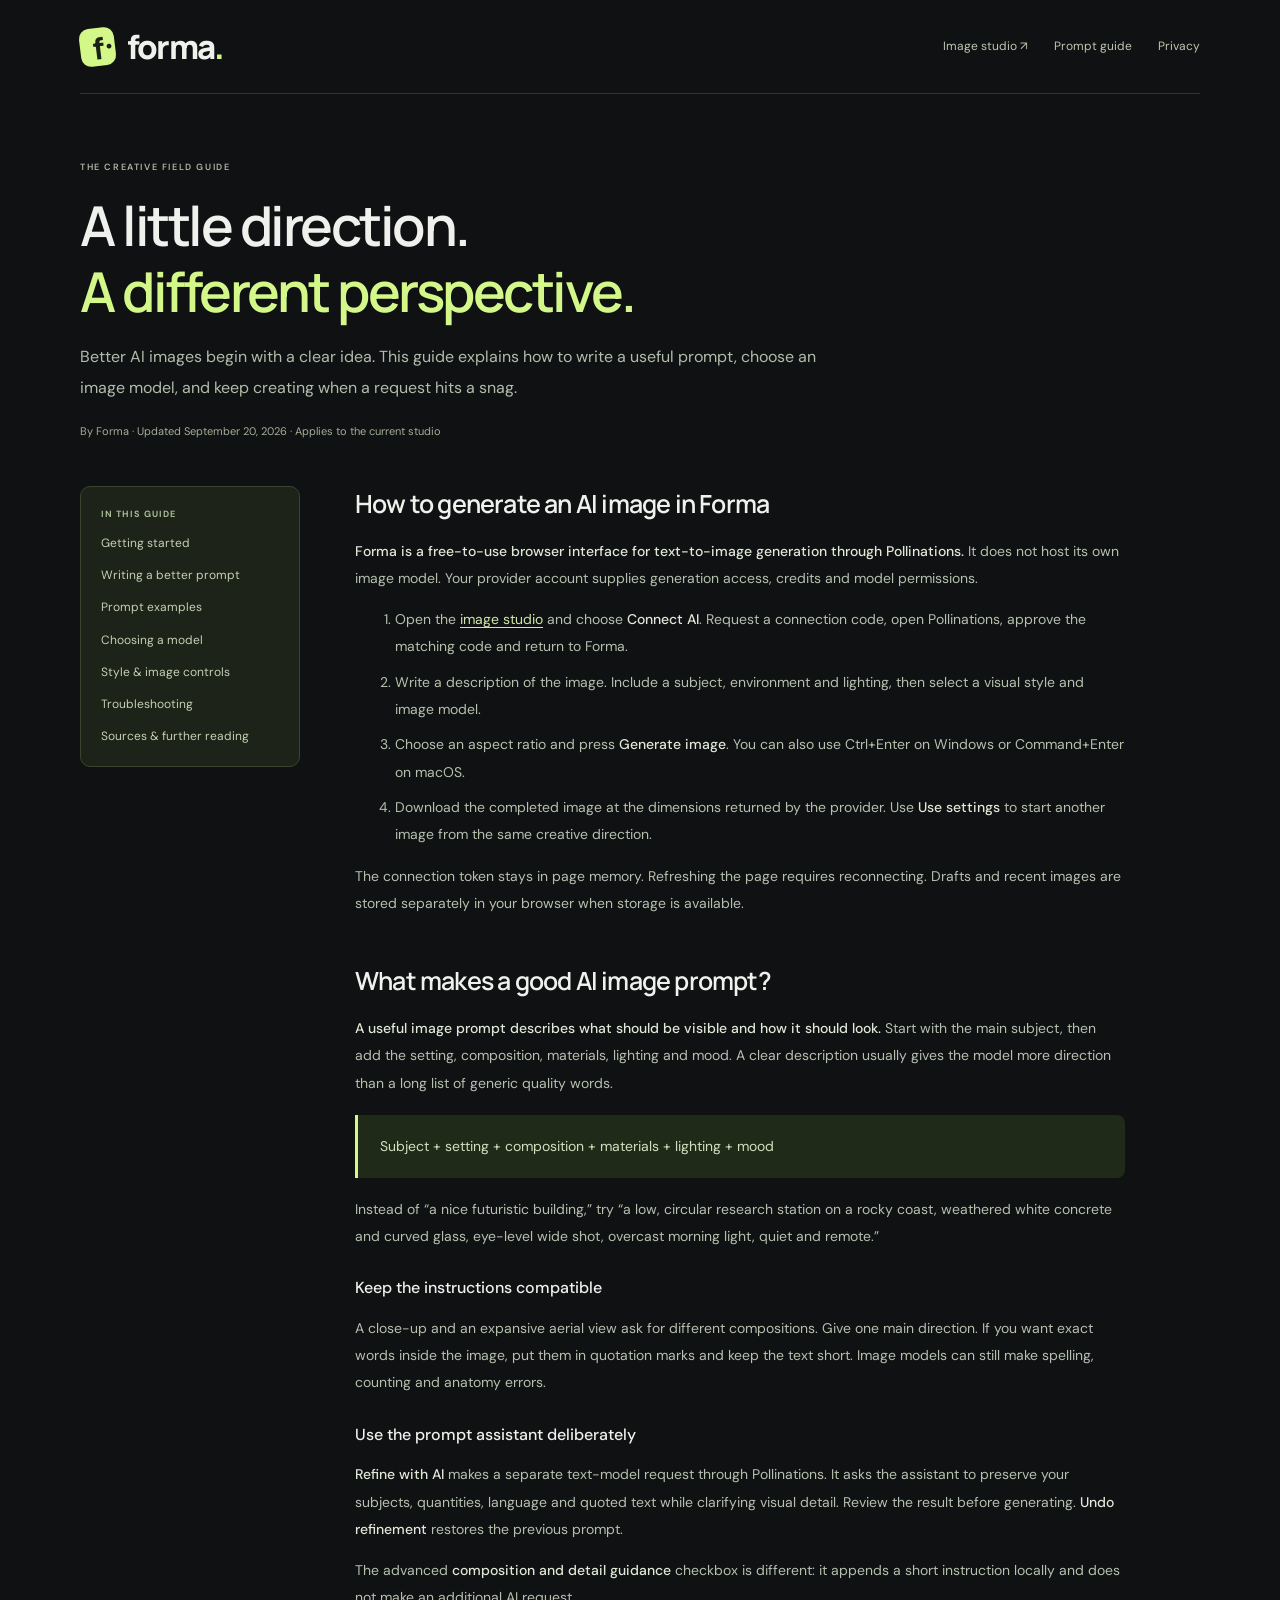
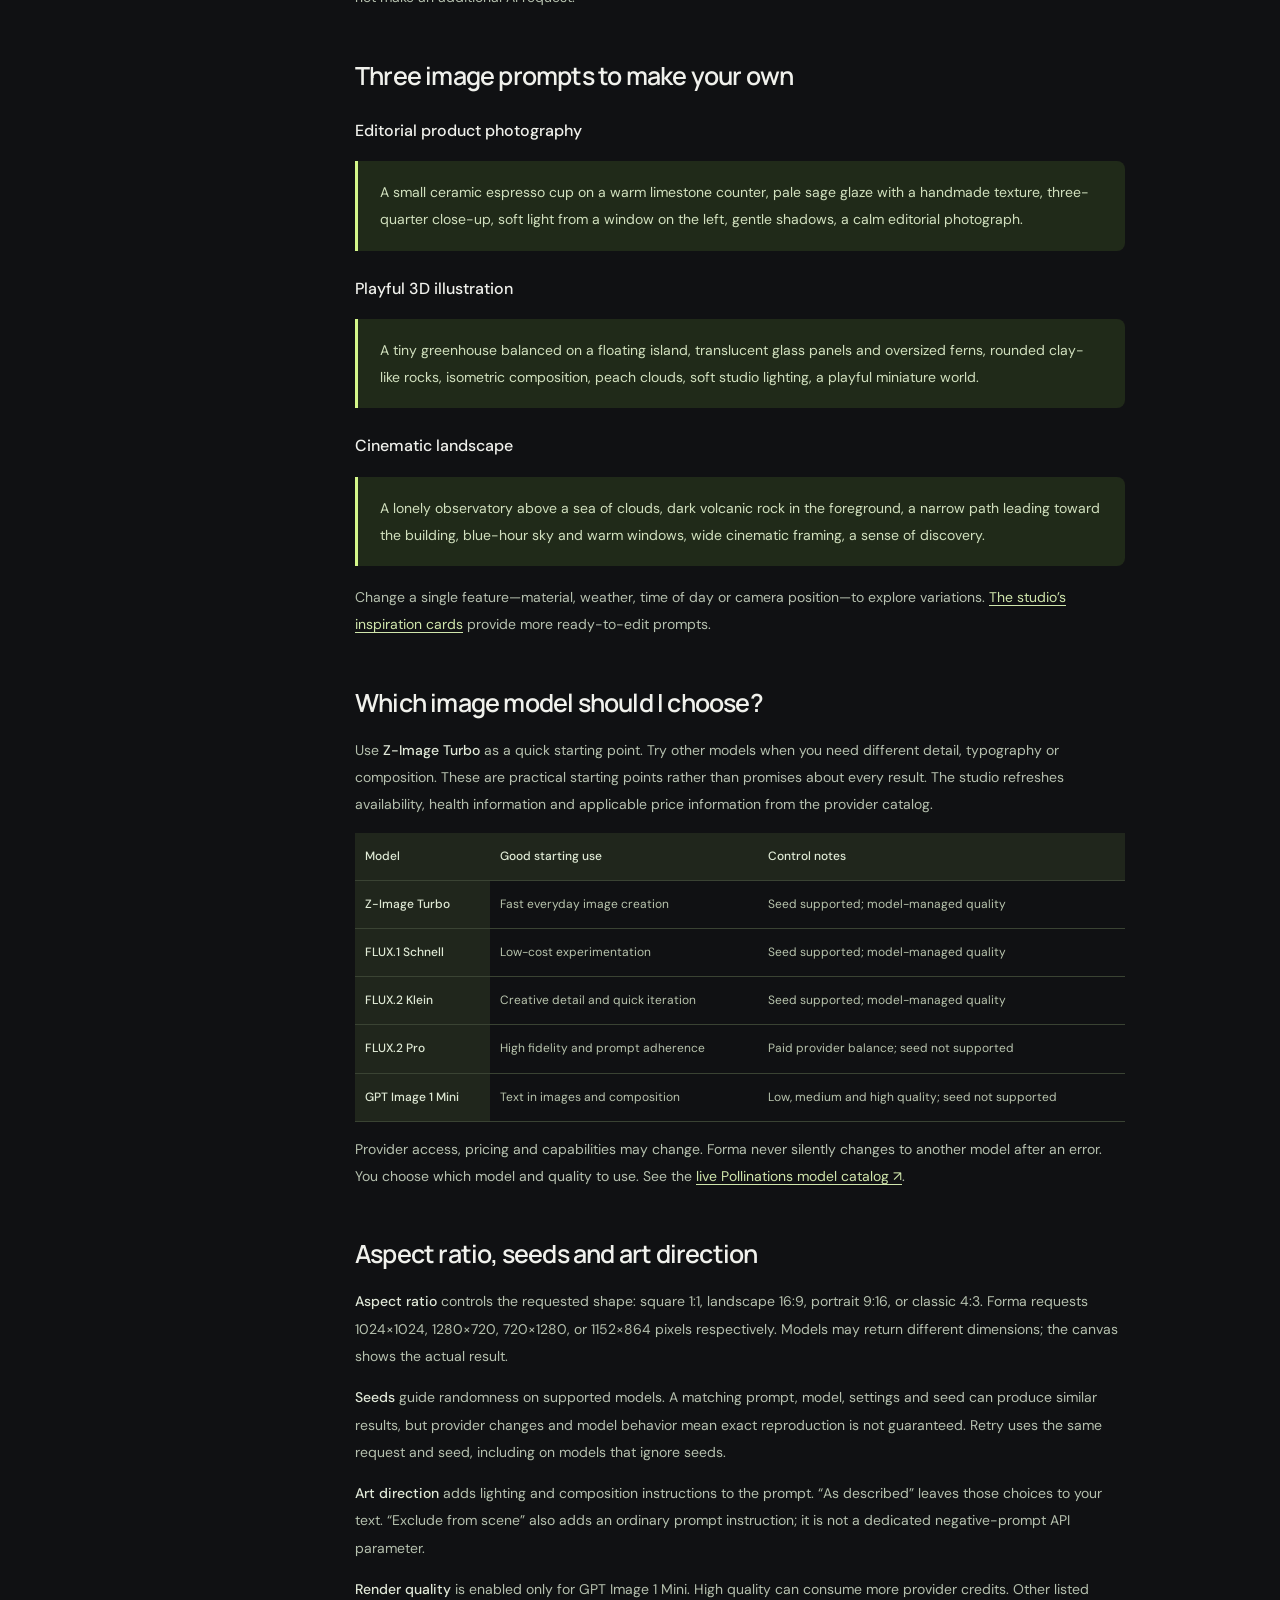
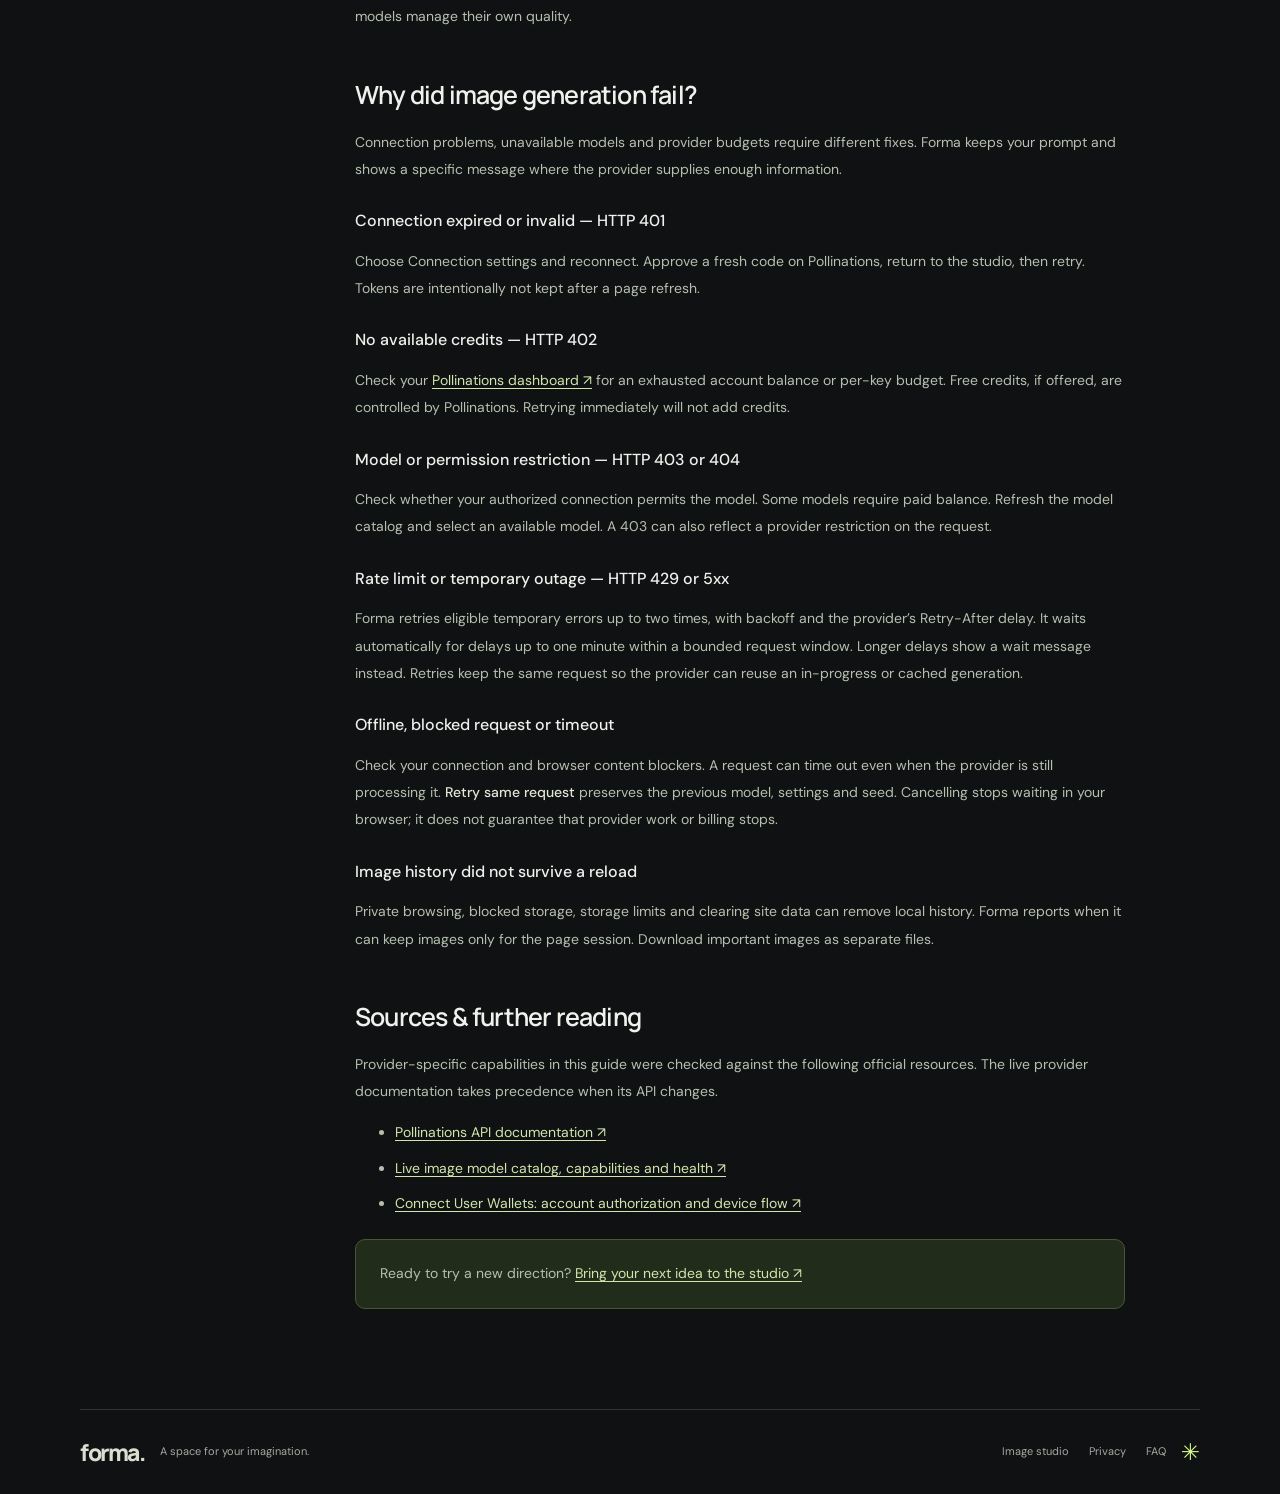
<file: guide.html>
<!DOCTYPE html>
<html lang="en">
<head>
  <meta charset="UTF-8">
  <meta name="viewport" content="width=device-width, initial-scale=1">
  <meta name="theme-color" content="#101113">
  <meta name="color-scheme" content="dark">
  <meta name="referrer" content="no-referrer">
  <title>AI Image Prompt Guide: Models, Examples & Help — Forma</title>
  <meta name="description" content="Write better AI image prompts with practical examples. Compare Forma’s image models, learn lighting and seed controls, and troubleshoot generation errors.">
  <meta name="robots" content="index, follow, max-image-preview:large, max-snippet:-1">
  <link rel="canonical" href="guide.html">
  <meta property="og:type" content="article">
  <meta property="og:site_name" content="Forma">
  <meta property="og:locale" content="en_US">
  <meta property="og:title" content="A little creative direction. Better AI images.">
  <meta property="og:description" content="A practical guide to image prompts, styles, model selection and fixing generation errors in Forma.">
  <meta name="twitter:card" content="summary_large_image">
  <meta name="twitter:title" content="AI Image Prompt Guide — Forma">
  <meta name="twitter:description" content="Learn how to describe a scene, choose an image model and explore better results with Forma.">
  <link rel="icon" href="data:image/svg+xml,%3Csvg xmlns='http://www.w3.org/2000/svg' viewBox='0 0 64 64'%3E%3Crect width='64' height='64' rx='16' fill='%23d4f78a'/%3E%3Ctext x='20' y='49' font-family='Arial' font-weight='bold' font-size='52' fill='%23101113'%3Ef%3C/text%3E%3C/svg%3E">
  <link rel="preconnect" href="https://fonts.googleapis.com">
  <link rel="preconnect" href="https://fonts.gstatic.com" crossorigin>
  <link href="https://fonts.googleapis.com/css2?family=DM+Sans:wght@400;500;600;700&family=Manrope:wght@500;600;700;800&display=swap" rel="stylesheet">
  <link rel="stylesheet" href="style.css">
  <script src="site-config.js" defer></script>
  <script src="discovery.js" defer></script>
  <script id="structured-data" type="application/ld+json">
  {"@context":"https://schema.org","@type":"Article","@id":"#guide","headline":"AI image prompt guide: models, examples and troubleshooting","description":"A practical guide to writing image prompts and choosing generation settings in Forma.","inLanguage":"en","dateModified":"2026-09-20","author":{"@type":"Organization","name":"Forma"},"about":[{"@type":"Thing","name":"Text-to-image generation"},{"@type":"Thing","name":"Image prompting"}]}
  </script>
</head>
<body>
  <a class="skip-link" href="#content">Skip to prompt guide</a>
  <div class="content-shell">
    <header class="site-header"><a class="brand" href="./" aria-label="Forma home"><span class="brand-mark" aria-hidden="true">f<span>·</span></span><span>forma<span class="brand-period">.</span></span></a><nav aria-label="Main navigation"><a href="./#studio">Image studio ↗</a><a href="guide.html" aria-current="page">Prompt guide</a><a href="privacy.html">Privacy</a></nav></header>
    <main id="content" class="document-main">
      <div class="document-hero"><p class="eyebrow">THE CREATIVE FIELD GUIDE</p><h1>A little direction.<br><span>A different perspective.</span></h1><p>Better AI images begin with a clear idea. This guide explains how to write a useful prompt, choose an image model, and keep creating when a request hits a snag.</p><span class="document-meta">By Forma · Updated <time datetime="2026-09-20">September 20, 2026</time> · Applies to the current studio</span></div>
      <div class="document-grid">
        <nav class="toc" aria-label="On this page"><strong>IN THIS GUIDE</strong><a href="#getting-started">Getting started</a><a href="#prompts">Writing a better prompt</a><a href="#examples">Prompt examples</a><a href="#models">Choosing a model</a><a href="#controls">Style & image controls</a><a href="#troubleshooting">Troubleshooting</a><a href="#sources">Sources & further reading</a></nav>
        <article class="prose">
          <section id="getting-started"><h2>How to generate an AI image in Forma</h2><p><strong>Forma is a free-to-use browser interface for text-to-image generation through Pollinations.</strong> It does not host its own image model. Your provider account supplies generation access, credits and model permissions.</p><ol><li>Open the <a href="./#studio">image studio</a> and choose <strong>Connect AI</strong>. Request a connection code, open Pollinations, approve the matching code and return to Forma.</li><li>Write a description of the image. Include a subject, environment and lighting, then select a visual style and image model.</li><li>Choose an aspect ratio and press <strong>Generate image</strong>. You can also use Ctrl+Enter on Windows or Command+Enter on macOS.</li><li>Download the completed image at the dimensions returned by the provider. Use <strong>Use settings</strong> to start another image from the same creative direction.</li></ol><p>The connection token stays in page memory. Refreshing the page requires reconnecting. Drafts and recent images are stored separately in your browser when storage is available.</p></section>
          <section id="prompts"><h2>What makes a good AI image prompt?</h2><p><strong>A useful image prompt describes what should be visible and how it should look.</strong> Start with the main subject, then add the setting, composition, materials, lighting and mood. A clear description usually gives the model more direction than a long list of generic quality words.</p><blockquote>Subject + setting + composition + materials + lighting + mood</blockquote><p>Instead of “a nice futuristic building,” try “a low, circular research station on a rocky coast, weathered white concrete and curved glass, eye-level wide shot, overcast morning light, quiet and remote.”</p><h3>Keep the instructions compatible</h3><p>A close-up and an expansive aerial view ask for different compositions. Give one main direction. If you want exact words inside the image, put them in quotation marks and keep the text short. Image models can still make spelling, counting and anatomy errors.</p><h3>Use the prompt assistant deliberately</h3><p><strong>Refine with AI</strong> makes a separate text-model request through Pollinations. It asks the assistant to preserve your subjects, quantities, language and quoted text while clarifying visual detail. Review the result before generating. <strong>Undo refinement</strong> restores the previous prompt.</p><p>The advanced <strong>composition and detail guidance</strong> checkbox is different: it appends a short instruction locally and does not make an additional AI request.</p></section>
          <section id="examples"><h2>Three image prompts to make your own</h2><h3>Editorial product photography</h3><blockquote>A small ceramic espresso cup on a warm limestone counter, pale sage glaze with a handmade texture, three-quarter close-up, soft light from a window on the left, gentle shadows, a calm editorial photograph.</blockquote><h3>Playful 3D illustration</h3><blockquote>A tiny greenhouse balanced on a floating island, translucent glass panels and oversized ferns, rounded clay-like rocks, isometric composition, peach clouds, soft studio lighting, a playful miniature world.</blockquote><h3>Cinematic landscape</h3><blockquote>A lonely observatory above a sea of clouds, dark volcanic rock in the foreground, a narrow path leading toward the building, blue-hour sky and warm windows, wide cinematic framing, a sense of discovery.</blockquote><p>Change a single feature—material, weather, time of day or camera position—to explore variations. <a href="./#inspiration">The studio’s inspiration cards</a> provide more ready-to-edit prompts.</p></section>
          <section id="models"><h2>Which image model should I choose?</h2><p>Use <strong>Z-Image Turbo</strong> as a quick starting point. Try other models when you need different detail, typography or composition. These are practical starting points rather than promises about every result. The studio refreshes availability, health information and applicable price information from the provider catalog.</p><div class="table-wrap"><table><caption class="sr-only">Image models available in the Forma model selector</caption><thead><tr><th scope="col">Model</th><th scope="col">Good starting use</th><th scope="col">Control notes</th></tr></thead><tbody><tr><th scope="row">Z-Image Turbo</th><td>Fast everyday image creation</td><td>Seed supported; model-managed quality</td></tr><tr><th scope="row">FLUX.1 Schnell</th><td>Low-cost experimentation</td><td>Seed supported; model-managed quality</td></tr><tr><th scope="row">FLUX.2 Klein</th><td>Creative detail and quick iteration</td><td>Seed supported; model-managed quality</td></tr><tr><th scope="row">FLUX.2 Pro</th><td>High fidelity and prompt adherence</td><td>Paid provider balance; seed not supported</td></tr><tr><th scope="row">GPT Image 1 Mini</th><td>Text in images and composition</td><td>Low, medium and high quality; seed not supported</td></tr></tbody></table></div><p>Provider access, pricing and capabilities may change. Forma never silently changes to another model after an error. You choose which model and quality to use. See the <a href="https://gen.pollinations.ai/image/models" target="_blank" rel="noopener noreferrer">live Pollinations model catalog ↗</a>.</p></section>
          <section id="controls"><h2>Aspect ratio, seeds and art direction</h2><p><strong>Aspect ratio</strong> controls the requested shape: square 1:1, landscape 16:9, portrait 9:16, or classic 4:3. Forma requests 1024×1024, 1280×720, 720×1280, or 1152×864 pixels respectively. Models may return different dimensions; the canvas shows the actual result.</p><p><strong>Seeds</strong> guide randomness on supported models. A matching prompt, model, settings and seed can produce similar results, but provider changes and model behavior mean exact reproduction is not guaranteed. Retry uses the same request and seed, including on models that ignore seeds.</p><p><strong>Art direction</strong> adds lighting and composition instructions to the prompt. “As described” leaves those choices to your text. “Exclude from scene” also adds an ordinary prompt instruction; it is not a dedicated negative-prompt API parameter.</p><p><strong>Render quality</strong> is enabled only for GPT Image 1 Mini. High quality can consume more provider credits. Other listed models manage their own quality.</p></section>
          <section id="troubleshooting"><h2>Why did image generation fail?</h2><p>Connection problems, unavailable models and provider budgets require different fixes. Forma keeps your prompt and shows a specific message where the provider supplies enough information.</p><h3>Connection expired or invalid — HTTP 401</h3><p>Choose Connection settings and reconnect. Approve a fresh code on Pollinations, return to the studio, then retry. Tokens are intentionally not kept after a page refresh.</p><h3>No available credits — HTTP 402</h3><p>Check your <a href="https://enter.pollinations.ai" target="_blank" rel="noopener noreferrer">Pollinations dashboard ↗</a> for an exhausted account balance or per-key budget. Free credits, if offered, are controlled by Pollinations. Retrying immediately will not add credits.</p><h3>Model or permission restriction — HTTP 403 or 404</h3><p>Check whether your authorized connection permits the model. Some models require paid balance. Refresh the model catalog and select an available model. A 403 can also reflect a provider restriction on the request.</p><h3>Rate limit or temporary outage — HTTP 429 or 5xx</h3><p>Forma retries eligible temporary errors up to two times, with backoff and the provider’s Retry-After delay. It waits automatically for delays up to one minute within a bounded request window. Longer delays show a wait message instead. Retries keep the same request so the provider can reuse an in-progress or cached generation.</p><h3>Offline, blocked request or timeout</h3><p>Check your connection and browser content blockers. A request can time out even when the provider is still processing it. <strong>Retry same request</strong> preserves the previous model, settings and seed. Cancelling stops waiting in your browser; it does not guarantee that provider work or billing stops.</p><h3>Image history did not survive a reload</h3><p>Private browsing, blocked storage, storage limits and clearing site data can remove local history. Forma reports when it can keep images only for the page session. Download important images as separate files.</p></section>
          <section id="sources"><h2>Sources & further reading</h2><p>Provider-specific capabilities in this guide were checked against the following official resources. The live provider documentation takes precedence when its API changes.</p><ul><li><a href="https://gen.pollinations.ai/docs" target="_blank" rel="noopener noreferrer">Pollinations API documentation ↗</a></li><li><a href="https://gen.pollinations.ai/image/models" target="_blank" rel="noopener noreferrer">Live image model catalog, capabilities and health ↗</a></li><li><a href="https://github.com/pollinations/pollinations/blob/main/BRING_YOUR_OWN_POLLEN.md" target="_blank" rel="noopener noreferrer">Connect User Wallets: account authorization and device flow ↗</a></li></ul><div class="callout"><p>Ready to try a new direction? <a href="./#studio">Bring your next idea to the studio ↗</a></p></div></section>
        </article>
      </div>
    </main>
    <footer><a href="./" class="footer-brand">forma.</a><span>A space for your imagination.</span><nav aria-label="Footer"><a href="./">Image studio</a><a href="privacy.html">Privacy</a><a href="./#faq">FAQ</a></nav><span class="footer-spark" aria-hidden="true">✳</span></footer>
  </div>
</body>
</html>
</file>
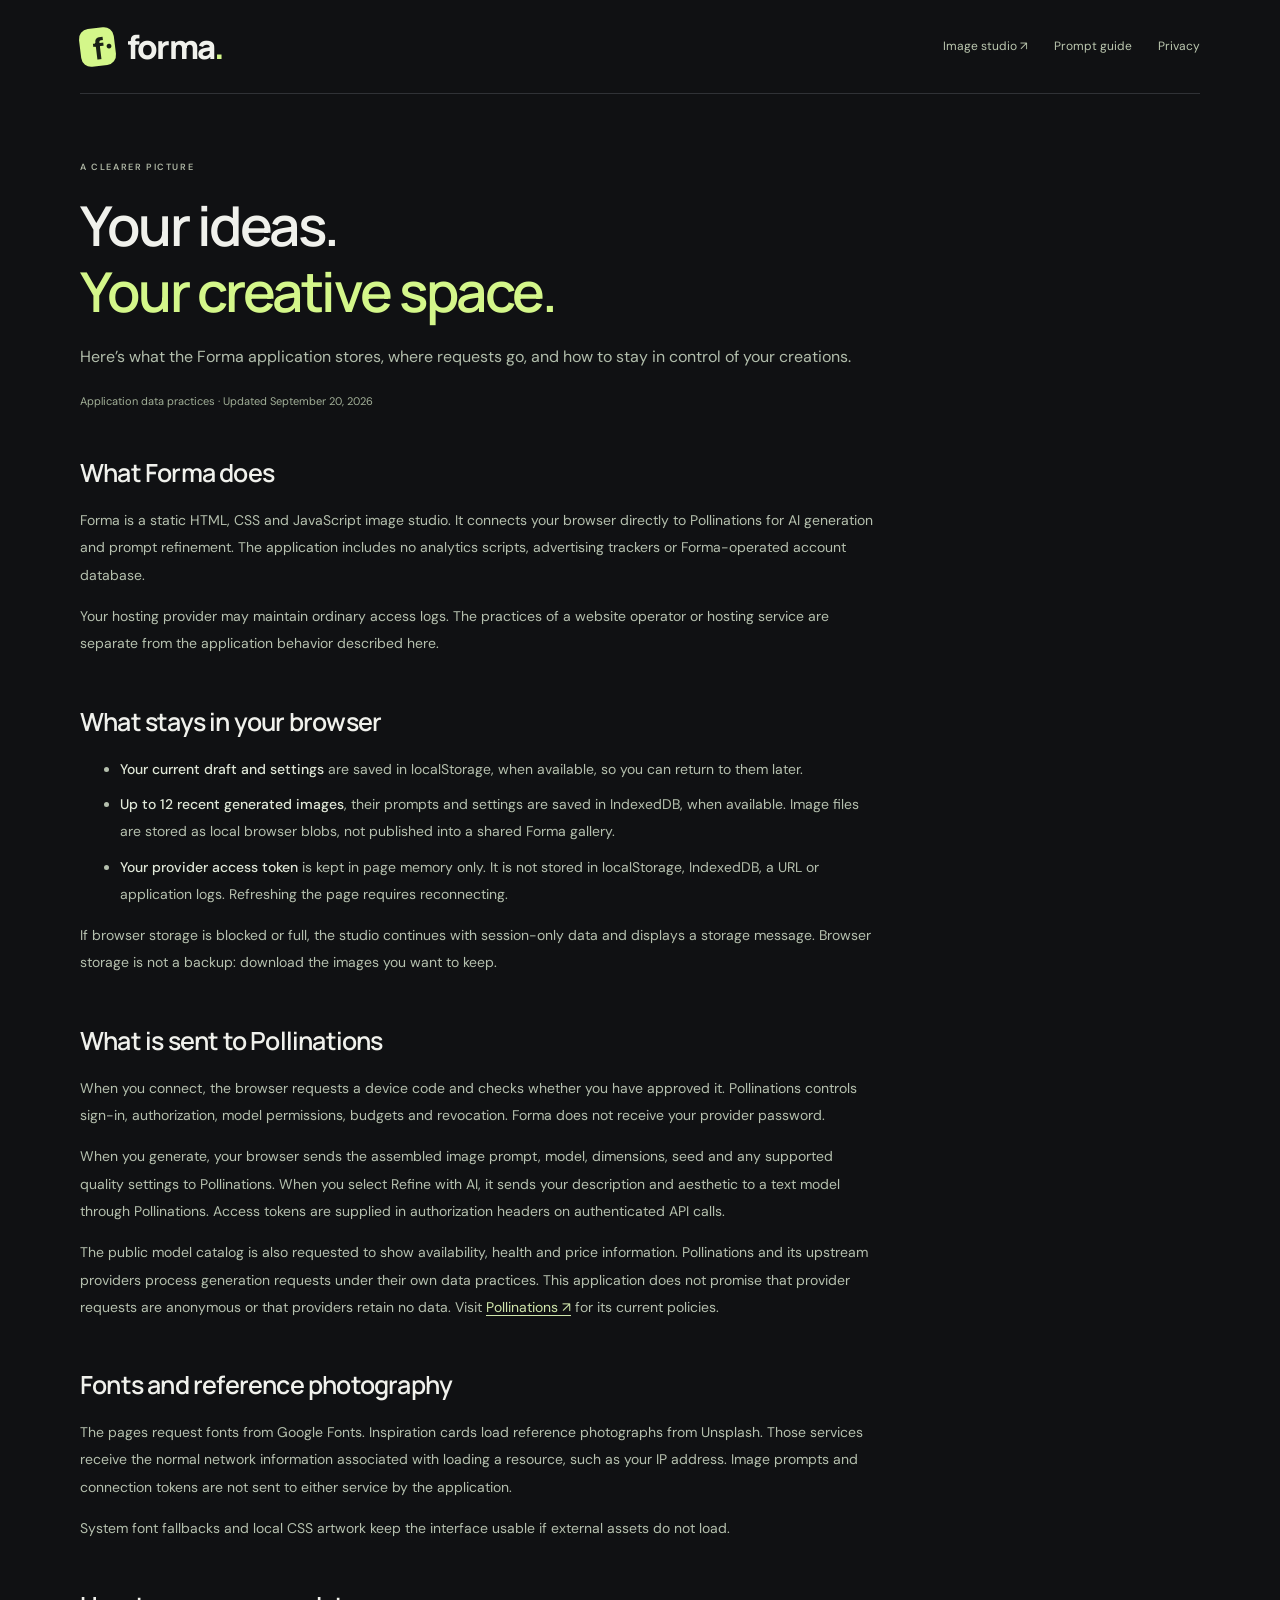
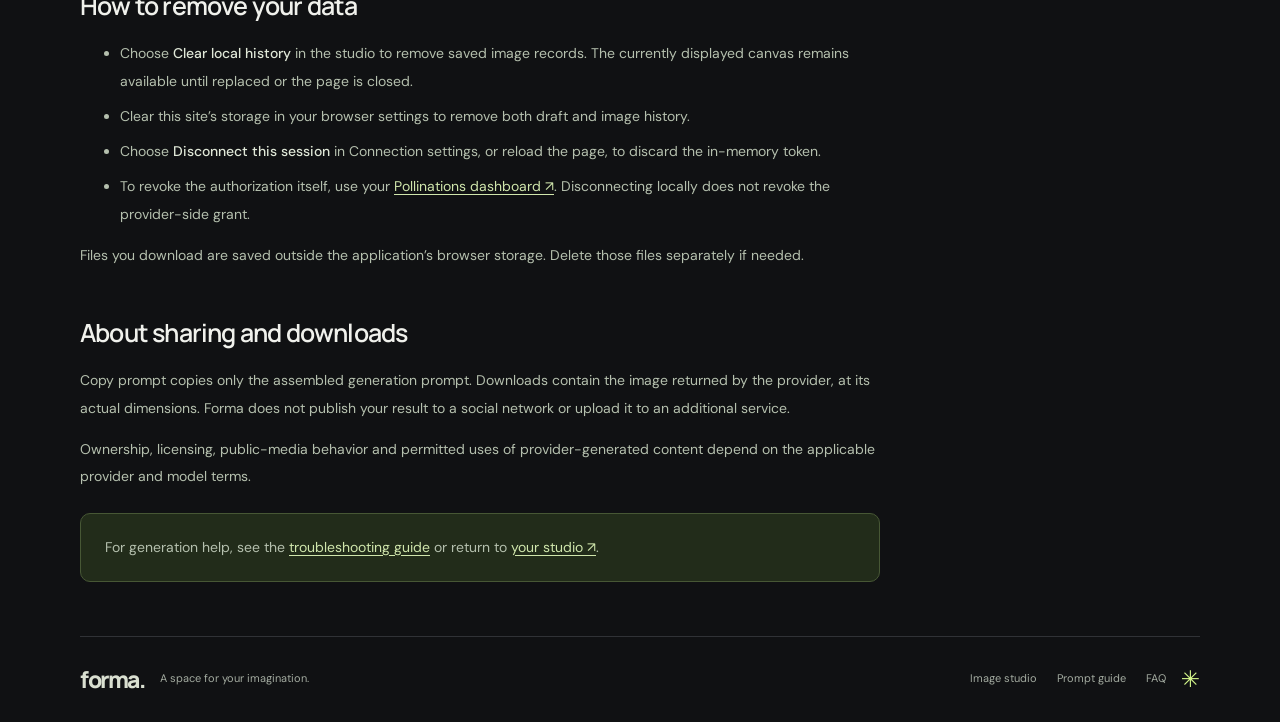
<file: privacy.html>
<!DOCTYPE html>
<html lang="en">
<head>
  <meta charset="UTF-8">
  <meta name="viewport" content="width=device-width, initial-scale=1">
  <meta name="theme-color" content="#101113">
  <meta name="color-scheme" content="dark">
  <meta name="referrer" content="no-referrer">
  <title>Privacy & Local Data: How Forma Handles Your Creations</title>
  <meta name="description" content="Learn where Forma stores drafts and images, how your Pollinations connection works, which services receive data, and how to clear your local creation history.">
  <meta name="robots" content="index, follow, max-image-preview:large, max-snippet:-1">
  <link rel="canonical" href="privacy.html">
  <meta property="og:type" content="website">
  <meta property="og:site_name" content="Forma">
  <meta property="og:locale" content="en_US">
  <meta property="og:title" content="Your ideas, your data — Forma privacy">
  <meta property="og:description" content="A clear explanation of browser storage, provider requests and your creative connection.">
  <meta name="twitter:card" content="summary_large_image">
  <meta name="twitter:title" content="Privacy & Local Data — Forma">
  <meta name="twitter:description" content="How drafts, generated images and provider connections are handled in the Forma image studio.">
  <link rel="icon" href="data:image/svg+xml,%3Csvg xmlns='http://www.w3.org/2000/svg' viewBox='0 0 64 64'%3E%3Crect width='64' height='64' rx='16' fill='%23d4f78a'/%3E%3Ctext x='20' y='49' font-family='Arial' font-weight='bold' font-size='52' fill='%23101113'%3Ef%3C/text%3E%3C/svg%3E">
  <link rel="preconnect" href="https://fonts.googleapis.com">
  <link rel="preconnect" href="https://fonts.gstatic.com" crossorigin>
  <link href="https://fonts.googleapis.com/css2?family=DM+Sans:wght@400;500;600;700&family=Manrope:wght@500;600;700;800&display=swap" rel="stylesheet">
  <link rel="stylesheet" href="style.css">
  <script src="site-config.js" defer></script>
  <script src="discovery.js" defer></script>
  <script id="structured-data" type="application/ld+json">
  {"@context":"https://schema.org","@type":"WebPage","@id":"#privacy","name":"Privacy and local data in Forma","description":"How the Forma browser application handles prompts, generated images and provider access tokens.","inLanguage":"en","dateModified":"2026-09-20"}
  </script>
</head>
<body>
  <a class="skip-link" href="#content">Skip to privacy information</a>
  <div class="content-shell">
    <header class="site-header"><a class="brand" href="./" aria-label="Forma home"><span class="brand-mark" aria-hidden="true">f<span>·</span></span><span>forma<span class="brand-period">.</span></span></a><nav aria-label="Main navigation"><a href="./#studio">Image studio ↗</a><a href="guide.html">Prompt guide</a><a href="privacy.html" aria-current="page">Privacy</a></nav></header>
    <main id="content" class="document-main">
      <div class="document-hero"><p class="eyebrow">A CLEARER PICTURE</p><h1>Your ideas.<br><span>Your creative space.</span></h1><p>Here’s what the Forma application stores, where requests go, and how to stay in control of your creations.</p><span class="document-meta">Application data practices · Updated <time datetime="2026-09-20">September 20, 2026</time></span></div>
      <div class="prose">
        <section id="overview"><h2>What Forma does</h2><p>Forma is a static HTML, CSS and JavaScript image studio. It connects your browser directly to Pollinations for AI generation and prompt refinement. The application includes no analytics scripts, advertising trackers or Forma-operated account database.</p><p>Your hosting provider may maintain ordinary access logs. The practices of a website operator or hosting service are separate from the application behavior described here.</p></section>
        <section id="browser-storage"><h2>What stays in your browser</h2><ul><li><strong>Your current draft and settings</strong> are saved in localStorage, when available, so you can return to them later.</li><li><strong>Up to 12 recent generated images</strong>, their prompts and settings are saved in IndexedDB, when available. Image files are stored as local browser blobs, not published into a shared Forma gallery.</li><li><strong>Your provider access token</strong> is kept in page memory only. It is not stored in localStorage, IndexedDB, a URL or application logs. Refreshing the page requires reconnecting.</li></ul><p>If browser storage is blocked or full, the studio continues with session-only data and displays a storage message. Browser storage is not a backup: download the images you want to keep.</p></section>
        <section id="provider-data"><h2>What is sent to Pollinations</h2><p>When you connect, the browser requests a device code and checks whether you have approved it. Pollinations controls sign-in, authorization, model permissions, budgets and revocation. Forma does not receive your provider password.</p><p>When you generate, your browser sends the assembled image prompt, model, dimensions, seed and any supported quality settings to Pollinations. When you select Refine with AI, it sends your description and aesthetic to a text model through Pollinations. Access tokens are supplied in authorization headers on authenticated API calls.</p><p>The public model catalog is also requested to show availability, health and price information. Pollinations and its upstream providers process generation requests under their own data practices. This application does not promise that provider requests are anonymous or that providers retain no data. Visit <a href="https://pollinations.ai" target="_blank" rel="noopener noreferrer">Pollinations ↗</a> for its current policies.</p></section>
        <section id="external-assets"><h2>Fonts and reference photography</h2><p>The pages request fonts from Google Fonts. Inspiration cards load reference photographs from Unsplash. Those services receive the normal network information associated with loading a resource, such as your IP address. Image prompts and connection tokens are not sent to either service by the application.</p><p>System font fallbacks and local CSS artwork keep the interface usable if external assets do not load.</p></section>
        <section id="delete-data"><h2>How to remove your data</h2><ul><li>Choose <strong>Clear local history</strong> in the studio to remove saved image records. The currently displayed canvas remains available until replaced or the page is closed.</li><li>Clear this site’s storage in your browser settings to remove both draft and image history.</li><li>Choose <strong>Disconnect this session</strong> in Connection settings, or reload the page, to discard the in-memory token.</li><li>To revoke the authorization itself, use your <a href="https://enter.pollinations.ai" target="_blank" rel="noopener noreferrer">Pollinations dashboard ↗</a>. Disconnecting locally does not revoke the provider-side grant.</li></ul><p>Files you download are saved outside the application’s browser storage. Delete those files separately if needed.</p></section>
        <section><h2>About sharing and downloads</h2><p>Copy prompt copies only the assembled generation prompt. Downloads contain the image returned by the provider, at its actual dimensions. Forma does not publish your result to a social network or upload it to an additional service.</p><p>Ownership, licensing, public-media behavior and permitted uses of provider-generated content depend on the applicable provider and model terms.</p><div class="callout"><p>For generation help, see the <a href="guide.html#troubleshooting">troubleshooting guide</a> or return to <a href="./#studio">your studio ↗</a>.</p></div></section>
      </div>
    </main>
    <footer><a href="./" class="footer-brand">forma.</a><span>A space for your imagination.</span><nav aria-label="Footer"><a href="./">Image studio</a><a href="guide.html">Prompt guide</a><a href="./#faq">FAQ</a></nav><span class="footer-spark" aria-hidden="true">✳</span></footer>
  </div>
</body>
</html>
</file>
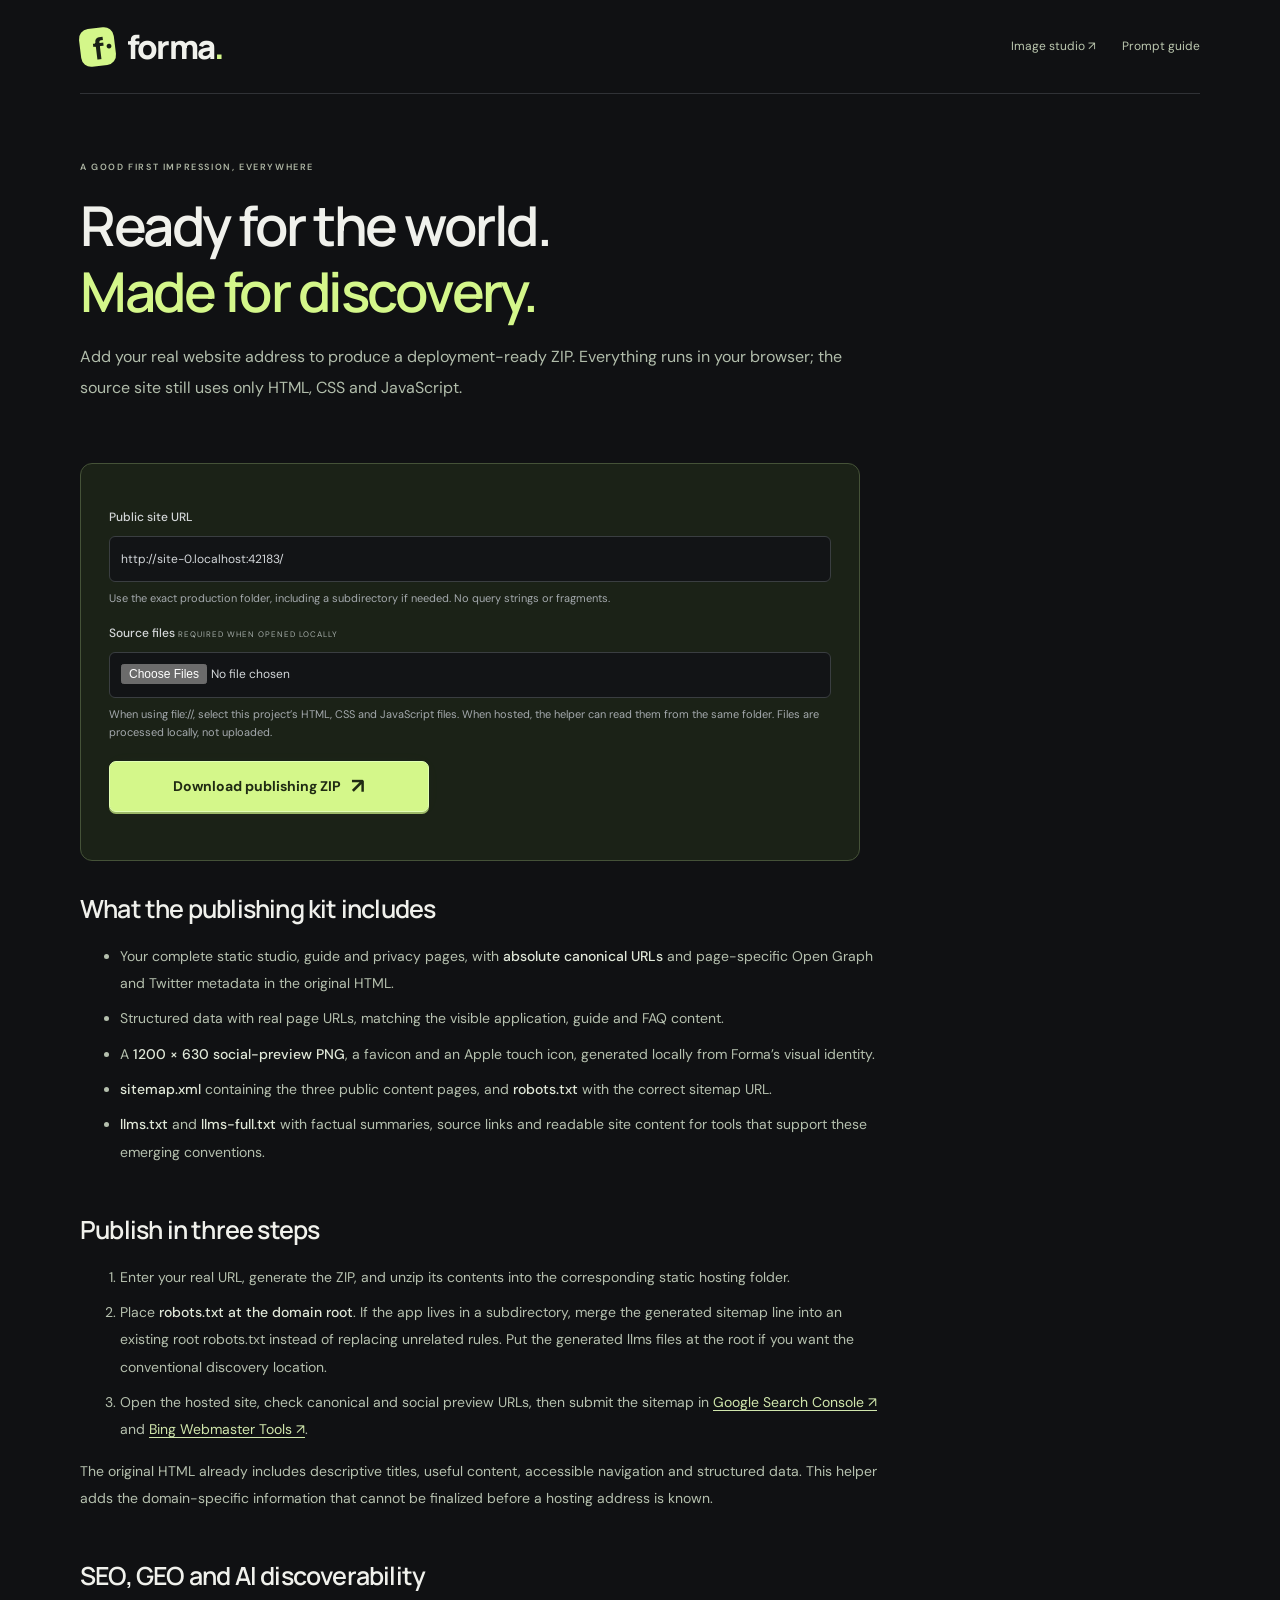
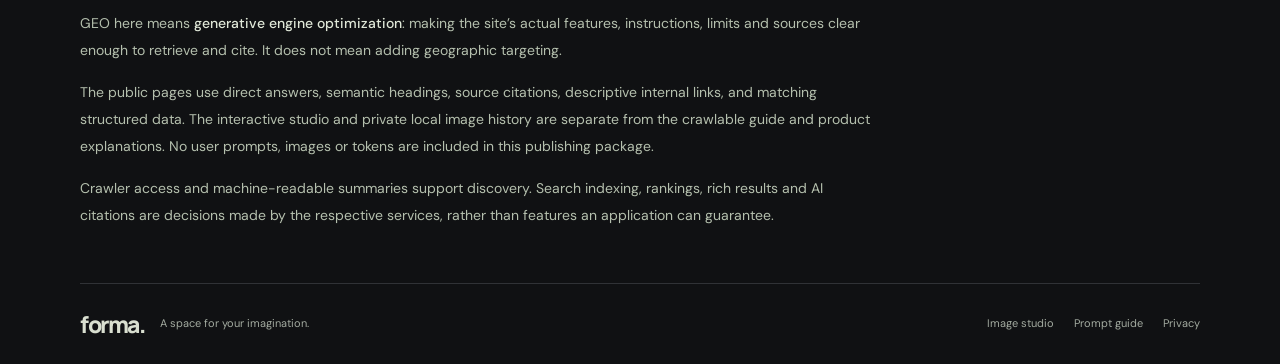
<file: publish.html>
<!DOCTYPE html>
<html lang="en">
<head>
  <meta charset="UTF-8">
  <meta name="viewport" content="width=device-width, initial-scale=1">
  <meta name="theme-color" content="#101113">
  <meta name="robots" content="noindex, follow">
  <meta name="description" content="Prepare a static Forma site for publishing with domain-specific metadata, a sitemap, crawler guidance and social preview artwork.">
  <title>Publishing Kit — Forma</title>
  <link rel="preconnect" href="https://fonts.googleapis.com">
  <link rel="preconnect" href="https://fonts.gstatic.com" crossorigin>
  <link href="https://fonts.googleapis.com/css2?family=DM+Sans:wght@400;500;600;700&family=Manrope:wght@500;600;700;800&display=swap" rel="stylesheet">
  <link rel="stylesheet" href="style.css">
  <script src="publish.js" defer></script>
</head>
<body>
  <a class="skip-link" href="#content">Skip to publishing kit</a>
  <div class="content-shell">
    <header class="site-header"><a class="brand" href="./" aria-label="Forma home"><span class="brand-mark" aria-hidden="true">f<span>·</span></span><span>forma<span class="brand-period">.</span></span></a><nav aria-label="Main navigation"><a href="./">Image studio ↗</a><a href="guide.html">Prompt guide</a></nav></header>
    <main id="content" class="document-main">
      <div class="document-hero"><p class="eyebrow">A GOOD FIRST IMPRESSION, EVERYWHERE</p><h1>Ready for the world.<br><span>Made for discovery.</span></h1><p>Add your real website address to produce a deployment-ready ZIP. Everything runs in your browser; the source site still uses only HTML, CSS and JavaScript.</p></div>
      <form id="publish-form" class="publish-panel">
        <label for="site-url">Public site URL</label><input id="site-url" type="url" required placeholder="https://your-domain.com/" aria-describedby="url-hint"><p class="field-hint" id="url-hint">Use the exact production folder, including a subdirectory if needed. No query strings or fragments.</p>
        <label for="source-files">Source files <span class="optional">REQUIRED WHEN OPENED LOCALLY</span></label><input id="source-files" type="file" multiple accept=".html,.css,.js" aria-describedby="source-hint"><p class="field-hint" id="source-hint">When using file://, select this project’s HTML, CSS and JavaScript files. When hosted, the helper can read them from the same folder. Files are processed locally, not uploaded.</p>
        <button type="submit" id="build-package" class="generate-button">Download publishing ZIP <span aria-hidden="true">↗</span></button><output id="publish-status" role="status"></output>
      </form>
      <div class="prose">
        <section><h2>What the publishing kit includes</h2><ul><li>Your complete static studio, guide and privacy pages, with <strong>absolute canonical URLs</strong> and page-specific Open Graph and Twitter metadata in the original HTML.</li><li>Structured data with real page URLs, matching the visible application, guide and FAQ content.</li><li>A <strong>1200 × 630 social-preview PNG</strong>, a favicon and an Apple touch icon, generated locally from Forma’s visual identity.</li><li><strong>sitemap.xml</strong> containing the three public content pages, and <strong>robots.txt</strong> with the correct sitemap URL.</li><li><strong>llms.txt</strong> and <strong>llms-full.txt</strong> with factual summaries, source links and readable site content for tools that support these emerging conventions.</li></ul></section>
        <section><h2>Publish in three steps</h2><ol><li>Enter your real URL, generate the ZIP, and unzip its contents into the corresponding static hosting folder.</li><li>Place <strong>robots.txt at the domain root</strong>. If the app lives in a subdirectory, merge the generated sitemap line into an existing root robots.txt instead of replacing unrelated rules. Put the generated llms files at the root if you want the conventional discovery location.</li><li>Open the hosted site, check canonical and social preview URLs, then submit the sitemap in <a href="https://search.google.com/search-console" target="_blank" rel="noopener noreferrer">Google Search Console ↗</a> and <a href="https://www.bing.com/webmasters" target="_blank" rel="noopener noreferrer">Bing Webmaster Tools ↗</a>.</li></ol><p>The original HTML already includes descriptive titles, useful content, accessible navigation and structured data. This helper adds the domain-specific information that cannot be finalized before a hosting address is known.</p></section>
        <section><h2>SEO, GEO and AI discoverability</h2><p>GEO here means <strong>generative engine optimization</strong>: making the site’s actual features, instructions, limits and sources clear enough to retrieve and cite. It does not mean adding geographic targeting.</p><p>The public pages use direct answers, semantic headings, source citations, descriptive internal links, and matching structured data. The interactive studio and private local image history are separate from the crawlable guide and product explanations. No user prompts, images or tokens are included in this publishing package.</p><p>Crawler access and machine-readable summaries support discovery. Search indexing, rankings, rich results and AI citations are decisions made by the respective services, rather than features an application can guarantee.</p></section>
      </div>
    </main>
    <footer><a href="./" class="footer-brand">forma.</a><span>A space for your imagination.</span><nav aria-label="Footer"><a href="./">Image studio</a><a href="guide.html">Prompt guide</a><a href="privacy.html">Privacy</a></nav></footer>
  </div>
</body>
</html>
</file>
<file: style.css>
:root {
  color-scheme: dark;
  --bg: #101113;
  --panel: #191b1d;
  --line: #303236;
  --muted: #a2a6aa;
  --text: #f0f1ec;
  --lime: #d4f78a;
  --font: 'DM Sans', system-ui, -apple-system, sans-serif;
  --heading: 'Manrope', var(--font);
}
* { box-sizing: border-box; }
html { scroll-behavior: smooth; scroll-padding-top: 28px; }
body { margin: 0; background: var(--bg); color: var(--text); font: 14px/1.6 var(--font); }
button, input, textarea, select { font: inherit; }
button, a, input, textarea, select { -webkit-tap-highlight-color: transparent; }
button, a, summary { touch-action: manipulation; }
button, summary { cursor: pointer; }
button { color: inherit; border: 0; }
a { color: inherit; text-decoration: none; }
button, a { transition: background .2s, color .2s, transform .2s, border-color .2s; }
button:disabled, fieldset:disabled button { cursor: wait; opacity: .55; }
button:focus-visible, a:focus-visible, input:focus-visible, select:focus-visible, textarea:focus-visible, summary:focus-visible {
  outline: 2px solid var(--lime); outline-offset: 4px;
}
::selection { background: var(--lime); color: #101113; }
[hidden] { display: none !important; }
img { max-width: 100%; }
fieldset { padding: 0; margin: 0; border: 0; min-width: 0; }
h1, h2, h3, p { overflow-wrap: break-word; }
.sr-only { position: absolute; width: 1px; height: 1px; padding: 0; margin: -1px; overflow: hidden; clip-path: inset(50%); white-space: nowrap; border: 0; }
.skip-link { position: fixed; top: 8px; left: 16px; z-index: 200; background: var(--lime); color: var(--bg); padding: 10px 20px; border-radius: 6px; transform: translateY(-160%); }
.skip-link:focus { transform: translateY(0); }

/* Workspace shell */
.sidebar { width: 220px; position: fixed; inset: 0 auto 0 0; border-right: 1px solid var(--line); padding: 30px 17px 20px; display: flex; flex-direction: column; background: #141517; z-index: 10; }
.brand { display: flex; align-items: center; gap: 12px; padding: 0 13px; font: 800 33px var(--heading); letter-spacing: -1.8px; }
.brand-mark { font-size: 30px; background: var(--lime); color: #192016; display: grid; place-content: center; width: 35px; height: 38px; border-radius: 10px; position: relative; transform: rotate(-7deg); }
.brand-mark span { position: absolute; right: 4px; bottom: 0; }
.brand-period, .footer-spark { color: var(--lime); }
.workspace-label { font-size: 9px; color: #9b9e99; letter-spacing: 1.6px; margin: 43px 12px 17px; }
.nav-link { width: 100%; display: flex; align-items: center; gap: 11px; border-radius: 7px; padding: 12px; margin-bottom: 6px; color: #a7abb0; font-size: 12px; text-align: left; }
.nav-link:hover { background: #242628; color: #fff; }
.nav-link.active { background: #272f20; color: var(--lime); }
.nav-icon { font-size: 22px; line-height: 1; }
.nav-badge, .count { margin-left: auto; font-size: 10px; padding: 1px 5px; border: 1px solid #465438; border-radius: 4px; }
.count { border-color: #44464a; color: #bfc2c7; }
.nav-arrow { margin-left: auto; }
.sidebar-bottom { margin-top: auto; padding-top: 30px; }
.idea-card { border: 1px solid #39412f; border-radius: 10px; padding: 17px 14px; background: radial-gradient(ellipse at top right, #29312470, transparent 75%); }
.little-star { color: var(--lime); font-size: 30px; }
.idea-card h2 { font-size: 13px; font-weight: 600; margin: 12px 0 7px; }
.idea-card p { color: var(--muted); font-size: 11px; line-height: 1.8; margin: 0 0 17px; }
.idea-card button { font-size: 11px; background: transparent; padding: 4px 0; color: var(--lime); display: flex; justify-content: space-between; width: 100%; text-align: left; }
.connection-button { background: transparent; color: #b1b5b9; display: flex; align-items: center; gap: 7px; font-size: 11px; width: 100%; padding: 21px 3px; }
.connection-dot, .green-dot, .live-dot { width: 6px; height: 6px; border-radius: 50%; background: var(--lime); display: inline-block; flex-shrink: 0; }
.connection-dot { margin-left: auto; background: #868b80; }
.is-connected .connection-dot { background: var(--lime); }
.profile { border-top: 1px solid var(--line); padding: 20px 3px 0; display: flex; align-items: center; gap: 10px; }
.avatar { background: #37352d; color: #e6dcc4; border: 1px solid #504c3e; width: 32px; height: 32px; display: grid; place-content: center; border-radius: 50%; font-size: 12px; }
.profile strong { font-weight: 500; font-size: 11px; display: block; }
.profile div > span { display: block; font-size: 9px; color: #a3a6ab; margin-top: 3px; }
.profile-star { margin-left: auto; color: #b2b7a8; font-size: 22px; }
.page { margin-left: 220px; }
.topbar { min-height: 76px; display: flex; align-items: center; justify-content: space-between; gap: 15px; padding: 0 40px; border-bottom: 1px solid var(--line); font-size: 12px; }
.breadcrumb { color: #a0a4aa; display: flex; gap: 14px; align-items: center; }
.breadcrumb strong { color: #d9dbdd; font-weight: 500; }
.breadcrumb > span { color: #797e84; }
.topbar-right { display: flex; align-items: center; gap: 22px; }
.free-pill { color: #a9b49c; font-size: 11px; }
.connection-chip { background: #222720; color: #d0dbbd; border: 1px solid #3a4432; border-radius: 25px; padding: 8px 13px; display: flex; align-items: center; gap: 8px; font-size: 11px; min-height: 36px; }
.connection-chip:hover { background: #323d26; }
.connection-chip i { width: 5px; height: 5px; background: #a0a797; border-radius: 50%; }
.is-connected .connection-chip i { background: var(--lime); box-shadow: 0 0 9px #d4f78a40; }
main { max-width: 1500px; margin: auto; padding: 0 40px; }
main:focus { outline: 0; }

/* Three-dimensional identity: CSS only, no rendering library. */
.hero { display: flex; min-height: 335px; align-items: center; justify-content: space-between; position: relative; gap: 12px; }
.hero-copy { padding: 36px 0; }
.eyebrow { font-size: 9px; letter-spacing: 1.6px; color: #adb5a3; font-weight: 600; display: flex; align-items: center; gap: 7px; margin: 0; }
.eyebrow > span { height: 5px; width: 5px; background: var(--lime); border-radius: 50%; }
h1 { font: 600 clamp(36px, 3.65vw, 56px)/1.17 var(--heading); letter-spacing: -2.5px; margin: 18px 0; }
h1 > span { color: var(--lime); }
h1 sup { color: var(--lime); font-size: 32px; display: inline-block; margin-left: 17px; vertical-align: top; animation: spark-turn 22s linear infinite; }
.hero-copy > p:not(.eyebrow) { font-size: 13px; line-height: 1.85; color: var(--muted); }
.hero-footnote { font-size: 11px; color: #c4cab9; margin-top: 20px; }
.hero-footnote > span { color: var(--lime); font-size: 17px; margin-right: 6px; }
.hero-art { width: 350px; height: 280px; position: relative; perspective: 800px; margin-right: 13px; flex-shrink: 0; }
.art-grid { position: absolute; inset: 10px -20px; background-image: linear-gradient(#75866612 1px, transparent 1px), linear-gradient(90deg, #75866612 1px, transparent 1px); background-size: 30px 30px; mask-image: radial-gradient(ellipse, #000, transparent 70%); }
.sculpture { position: absolute; left: 87px; top: 40px; width: 185px; height: 185px; transform-style: preserve-3d; animation: sculpture-float 12s ease-in-out infinite; }
.sculpture-ring { position: absolute; inset: 10px; border: 31px solid #cdec97; border-radius: 46%; box-shadow: inset 5px 5px 12px #efffdca6, inset -8px -9px 12px #4d702fa6, 7px 12px 21px #0007, 0 0 30px #b3f47412; transform-style: preserve-3d; }
.ring-one { transform: rotateY(62deg) rotateX(20deg); border-color: #c8ec8a; }
.ring-two { transform: rotateX(68deg) rotateY(-25deg); border-color: #aecb7d; }
.ring-three { transform: rotateZ(48deg) rotateY(-34deg); border-width: 23px; border-color: #dbf7ac; }
.sculpture-core { position: absolute; width: 75px; height: 75px; left: 56px; top: 55px; border-radius: 50%; background: radial-gradient(circle at 30% 25%, #f0ffd8, #b1d77d 40%, #53683b 80%); box-shadow: 4px 9px 22px #0006; transform: translateZ(15px); }
.orbit { position: absolute; border: 1px solid #9faf7c2b; border-radius: 50%; width: 290px; height: 100px; left: 37px; top: 112px; transform: rotate(-27deg); }
.orbit-two { transform: rotate(32deg); height: 140px; top: 90px; }
.floating-tag { position: absolute; z-index: 2; font-size: 10px; color: #d5deca; background: #252a22b8; backdrop-filter: blur(12px); border: 1px solid #6b7b4d66; border-radius: 6px; padding: 10px 13px; box-shadow: 0 10px 20px #0002; animation: float-tag 6s ease-in-out infinite; }
.tag-top { right: -12px; top: 40px; transform: rotate(5deg); }
.tag-top span { color: var(--lime); margin-right: 6px; }
.tag-bottom { left: 5px; bottom: 44px; animation-delay: -3s; transform: rotate(-5deg); }
.tag-bottom span { margin-right: 6px; }
.art-spark { position: absolute; color: #bddd88; }
.spark-one { right: 22px; bottom: 43px; font-size: 27px; }
.spark-two { left: 42px; top: 50px; font-size: 20px; }
.art-caption { position: absolute; bottom: 0; left: 68px; font-size: 8px; letter-spacing: 1.6px; color: #a1ad91; }

/* Composer */
.workspace-toolbar { display: flex; align-items: center; justify-content: space-between; gap: 12px; padding: 8px 1px 14px; }
.workspace-toolbar > div { display: flex; align-items: center; gap: 8px; font-size: 10px; letter-spacing: 1.25px; }
.workspace-toolbar > span { font-size: 11px; color: var(--muted); }
.version-tag { border: 1px solid #3a4331; color: #c5d5af; border-radius: 4px; padding: 0 5px; font-size: 9px; }
.studio-grid { display: grid; grid-template-columns: 1fr 1.02fr; gap: 20px; align-items: stretch; }
.panel { border: 1px solid var(--line); border-radius: 12px; background: var(--panel); min-width: 0; }
.composer { padding: 25px; }
.panel-heading { display: flex; align-items: center; justify-content: space-between; gap: 8px; min-height: 24px; }
.panel-heading h2 { font-size: 15px; font-weight: 600; letter-spacing: -.2px; margin: 0; }
.panel-heading h2 > span { font-size: 23px; color: var(--lime); margin-right: 7px; }
.small-label { color: #a3a8a0; font-size: 8px; letter-spacing: 1px; }
.label-row { display: flex; align-items: center; justify-content: space-between; margin-top: 23px; margin-bottom: 10px; gap: 8px; }
label, #style-label { font-size: 12px; color: #d4d7d9; font-weight: 500; }
.text-button { background: transparent; padding: 5px 0; color: #ccdfa9; font-size: 11px; min-height: 26px; }
.text-button:hover, .text-link:hover { color: #ebffc7; text-decoration: underline; text-underline-offset: 4px; }
.text-button > span { font-size: 15px; margin-right: 3px; }
.prompt-wrap { background: #111315; border: 1px solid #3b3f40; border-radius: 7px; transition: border .2s, box-shadow .2s; }
.prompt-wrap:focus-within { border-color: #a6bc83; box-shadow: 0 0 0 3px #d4f78a09; }
textarea { color: var(--text); resize: vertical; min-height: 120px; max-height: 430px; width: 100%; background: transparent; border: 0; padding: 14px; font-size: 13px; line-height: 1.8; display: block; }
textarea:focus-visible { outline: none; }
textarea::placeholder { color: #979da0; }
.prompt-footer { display: flex; justify-content: space-between; color: #a1a9a9; font-size: 10px; padding: 0 13px 12px; gap: 8px; }
#char-count { flex-shrink: 0; }
.prompt-tools { display: flex; align-items: center; gap: 10px; margin-top: 9px; flex-wrap: wrap; }
.refine-button { background: #292f22; color: #d6e8bb; border: 1px solid #414a35; border-radius: 5px; font-size: 11px; padding: 7px 10px; }
.refine-button:hover { background: #3a452c; }
.refine-button span { margin-right: 3px; }
#prompt-feedback { color: #a1a7ab; font-size: 10px; flex: 1 1 130px; text-align: right; }
.style-label { margin-top: 21px; }
.optional { font-size: 8px; color: #a3aba7; letter-spacing: 1px; font-weight: 400; }
.style-options { display: grid; grid-template-columns: repeat(5, 1fr); gap: 8px; }
.style-option { background: #1c1f21; border: 1px solid #3c4143; padding: 4px; border-radius: 7px; min-width: 0; color: #c0c4c9; font-size: 10px; }
.style-option > span:last-child { display: block; padding: 7px 0 3px; }
.style-option:hover { border-color: #9ba987; transform: translateY(-2px); }
.style-option.selected { border-color: var(--lime); background: #28331f; color: var(--lime); box-shadow: 0 0 0 1px #d4f78a22; }
.style-art { height: 54px; display: block; border-radius: 4px; overflow: hidden; position: relative; }
.art-auto { background: radial-gradient(circle, #3e4831, #252a21); display: grid; place-content: center; color: var(--lime); font-size: 29px; }
.art-photo { background: linear-gradient(160deg, transparent 48%, #4f6755 49%, #213a36 69%, transparent 70%), linear-gradient(35deg, #426457 40%, transparent 41%), linear-gradient(#acb5a5, #d4be9a); }
.art-3d { background: #9385a7; display: grid; place-content: center; }
.art-3d i { height: 30px; width: 30px; border-radius: 9px; background: linear-gradient(130deg, #f0c8f0, #a16eae 70%); box-shadow: 5px 6px 0 #634d74, 9px 12px 9px #4a385c66; transform: rotate(-22deg); }
.art-anime { background: linear-gradient(130deg, transparent 50%, #34304c 51% 63%, transparent 64%), radial-gradient(ellipse at 55% 62%, #ffe0bd 0 18%, #2d2944 19% 32%, transparent 33%), linear-gradient(135deg, #a3b4c7, #e0a4b6); }
.art-paint { background: radial-gradient(ellipse at 65% 70%, #eeae7a 0 20%, transparent 21%), conic-gradient(from 20deg at 30% 20%, #464a84, #aa7295, #e2a080, #575887, #464a84); }
.settings-row { display: grid; grid-template-columns: 1fr 1fr; gap: 12px; margin-top: 20px; }
.settings-row > div { min-width: 0; }
.settings-row label { display: block; margin-bottom: 8px; }
.settings-row label span { margin-left: 4px; }
input, select { width: 100%; background: #121416; border: 1px solid #3a3e41; border-radius: 6px; color: #d3d7da; padding: 11px; font-size: 12px; min-width: 0; min-height: 42px; }
input::placeholder { color: #a3a9ae; }
select { cursor: pointer; }
select:disabled, input:disabled { opacity: .6; cursor: not-allowed; }
.field-hint { margin: 8px 0 0; font-size: 11px; line-height: 1.6; color: #a4a9ad; }
.model-status { font-size: 10px; color: #bbc6ac; margin: 5px 0 0; }
.advanced-settings { margin-top: 20px; padding-top: 14px; border-top: 1px solid var(--line); }
.advanced-settings > summary { font-size: 12px; color: #c7cdd1; display: flex; justify-content: space-between; list-style: none; min-height: 30px; align-items: center; }
.advanced-settings > summary::-webkit-details-marker { display: none; }
.advanced-settings[open] > summary > span { transform: rotate(45deg); }
.advanced-settings .settings-row { margin-top: 14px; }
.checkbox-row { display: flex; gap: 10px; align-items: flex-start; margin-top: 16px; cursor: pointer; }
.checkbox-row input { width: 16px; height: 16px; min-height: 0; padding: 0; accent-color: var(--lime); margin: 3px 0 0; flex-shrink: 0; }
.checkbox-row small { display: block; color: var(--muted); font-size: 10px; font-weight: 400; margin-top: 3px; }
.generate-button { display: flex; align-items: center; justify-content: center; gap: 10px; width: 100%; background: var(--lime); color: #202b13; border: 1px solid #e2ffb4; border-radius: 7px; font-size: 14px; font-weight: 700; padding: 13px 16px; margin-top: 20px; min-height: 50px; box-shadow: 0 2px 0 #9db968, 0 0 20px #d4f78a05; }
.generate-button:hover { background: #e2ffa9; box-shadow: 0 0 24px #d4f78a18; transform: translateY(-1px); }
.generate-button > span:first-child { font-size: 21px; line-height: 1; }
.button-arrow { margin-left: auto; }
.generate-button:has(.button-arrow):before { content: ''; width: 10px; margin-right: auto; }
.service-note { font-size: 10px; line-height: 1.9; text-align: center; color: #a8adaf; margin: 17px 0 0; }
.service-note .text-button { font-size: 10px; }
.shortcut-hint { margin-left: 14px; color: #a0a89b; font-size: 9px; }
.refine-progress { display: flex; align-items: center; justify-content: space-between; gap: 10px; font-size: 12px; color: var(--lime); margin-top: 15px; }

/* Canvas and request states */
.preview-panel { padding: 25px; display: flex; flex-direction: column; }
.preview-status { font-size: 10px; color: #c4d1b4; border: 1px solid #414b36; background: #252d20; padding: 5px 8px; border-radius: 4px; }
.canvas { position: relative; min-height: 430px; flex: 1; background-color: #141618; background-image: radial-gradient(#78836a30 .8px, transparent .8px); background-size: 19px 19px; border: 1px solid #313733; border-radius: 7px; display: flex; align-items: center; justify-content: center; overflow: hidden; margin-top: 22px; }
.canvas-corner { width: 15px; height: 15px; border-color: #758660; border-style: solid; position: absolute; z-index: 2; pointer-events: none; }
.corner-tl { top: 12px; left: 12px; border-width: 1px 0 0 1px; }
.corner-tr { top: 12px; right: 12px; border-width: 1px 1px 0 0; }
.corner-bl { bottom: 12px; left: 12px; border-width: 0 0 1px 1px; }
.corner-br { bottom: 12px; right: 12px; border-width: 0 1px 1px 0; }
.empty-state { text-align: center; padding: 30px 16px; }
.mini-scene { width: 135px; height: 115px; position: relative; margin: 0 auto 18px; perspective: 500px; animation: float-tag 7s ease-in-out infinite; }
.glass-tile { width: 72px; height: 84px; border-radius: 12px; position: absolute; top: 10px; left: 35px; backdrop-filter: blur(5px); }
.tile-back { border: 1px solid #75865b; background: linear-gradient(135deg, #65724a55, #242a1c); transform: rotate(-18deg) rotateY(15deg); left: 23px; top: 3px; }
.tile-front { display: grid; place-content: center; border: 1px solid #8a9a6280; background: linear-gradient(135deg, #61714490, #2a302170); transform: rotate(14deg) rotateY(-12deg) translateZ(15px); box-shadow: 10px 15px 25px #0004; }
.tile-front span { font-size: 40px; color: #cceda1; }
.tile-spark { position: absolute; right: 3px; top: -7px; font-size: 20px; color: #cde89e; }
.empty-state h3 { font: 500 25px/1.4 var(--heading); letter-spacing: -.8px; margin: 10px 0; color: #e0e5d6; }
.empty-state p { font-size: 12px; color: #a3ae99; line-height: 1.9; }
.empty-tag { display: block; margin-top: 30px; font-size: 8px; letter-spacing: 1.5px; color: #a4b492; }
.canvas > img { width: 100%; height: 100%; object-fit: contain; position: absolute; inset: 0; margin: auto; background: #111; }
.preview-bottom { display: flex; align-items: center; justify-content: space-between; gap: 10px; min-height: 34px; margin-top: 10px; color: #b0b8b4; font-size: 11px; }
.preview-spark { color: #bdcea4; font-size: 20px; }
.result-actions { display: flex; gap: 7px; flex-wrap: wrap; margin-top: 10px; }
.result-actions button { background: #272d23; border: 1px solid #48513c; border-radius: 5px; padding: 9px 10px; color: #d0e1b6; font-size: 11px; min-height: 38px; }
.result-actions button:hover { background: #3d482f; }
.result-actions .download-button { margin-left: auto; background: var(--lime); color: #203012; border-color: var(--lime); font-weight: 600; }
.canvas-tip { display: flex; align-items: center; gap: 11px; margin-top: 18px; padding-top: 17px; border-top: 1px solid #2f3630; }
.canvas-tip > span { font-size: 29px; color: #9baf7e; }
.canvas-tip p { font-size: 11px; line-height: 1.8; color: #a2aca0; margin: 0; }
.canvas-tip strong { color: #c4cfba; font-weight: 500; }
.loading-state { text-align: center; padding: 30px 20px; }
.loading-state h3 { font-size: 17px; font-weight: 500; }
.loading-state p { font-size: 12px; color: var(--muted); max-width: 300px; margin: 10px auto; }
.loading-state small { display: block; margin: 16px auto 0; font-size: 10px; max-width: 230px; color: var(--muted); }
#elapsed { font-variant-numeric: tabular-nums; font-size: 11px; color: var(--lime); display: block; margin: 17px; }
.loader-orbit { height: 80px; width: 80px; position: relative; margin: 20px auto 35px; perspective: 400px; }
.loader-orbit span { position: absolute; inset: 0; border: 2px solid transparent; border-top-color: var(--lime); border-bottom-color: #657b45; border-radius: 50%; animation: loading-spin 2s linear infinite; }
.loader-orbit span:nth-child(2) { inset: 10px; animation-direction: reverse; animation-duration: 1.5s; }
.loader-orbit span:nth-child(3) { inset: 20px; animation-duration: 1s; }
.secondary-button { display: inline-block; background: #303b24; color: #d7e8bd; border: 1px solid #4f5e3e; padding: 9px 14px; border-radius: 6px; font-size: 12px; min-height: 38px; }
.secondary-button:hover { background: #435330; }
.error-message { background: #352528; border: 1px solid #67464e; border-radius: 7px; color: #f3c7cc; padding: 15px; font-size: 12px; line-height: 1.8; margin-top: 15px; }
.error-message p { margin: 0; }
.error-actions { display: flex; gap: 12px; flex-wrap: wrap; align-items: center; margin-top: 12px; }
.error-actions > a { font-size: 11px; text-decoration: underline; }
.offline-banner { border: 1px solid #7a6842; background: #302b20; color: #e7d6af; border-radius: 8px; padding: 12px 16px; margin-bottom: 15px; font-size: 12px; }
.clipboard-fallback { border: 1px solid #5e714a; margin-top: 12px; border-radius: 6px; min-height: 150px; }

/* Inspiration, local history and crawlable editorial content */
.inspiration-section, .history-section, .how-section { margin-top: 45px; scroll-margin-top: 25px; }
.section-heading { display: flex; justify-content: space-between; align-items: end; gap: 18px; margin-bottom: 21px; }
.section-heading .eyebrow { font-size: 8px; letter-spacing: 1.4px; color: #a2ad96; }
.section-heading h2 { font: 500 23px/1.4 var(--heading); letter-spacing: -.8px; margin: 9px 0 0; }
.section-heading h2 > span { color: var(--lime); }
.section-hint { font-size: 11px; color: #aab39f; padding-bottom: 4px; }
.inspiration-grid, .history-grid { display: grid; grid-template-columns: repeat(4, 1fr); gap: 14px; }
.inspiration-card { height: 205px; border: 1px solid #454c42; border-radius: 10px; overflow: hidden; position: relative; background: #283026; text-align: left; padding: 0; isolation: isolate; transition: transform .25s, border .25s; }
.inspiration-card img { width: 100%; height: 100%; object-fit: cover; transition: transform .6s; position: absolute; inset: 0; z-index: -2; color: #d4e0c5; }
.inspiration-card::after { content: ''; position: absolute; inset: 0; background: linear-gradient(#070b0920, #070b0920 25%, #070b09a0 60%, #070b09f0); z-index: -1; }
.inspiration-card:hover { border-color: #b2ce83; }
.inspiration-card:hover img { transform: scale(1.07); }
.image-fallback { background: radial-gradient(circle at 40% 35%, #7e927155, transparent 50%), linear-gradient(135deg, #354730, #151f26); }
.card-tag { position: absolute; left: 11px; top: 11px; padding: 5px 7px; font-size: 8px; letter-spacing: .5px; border-radius: 4px; border: 1px solid #ffffff30; background: #121912b8; backdrop-filter: blur(8px); color: #f4f6ee; }
.card-bottom { position: absolute; left: 14px; right: 13px; bottom: 16px; }
.card-bottom strong { display: block; font-size: 13px; font-weight: 500; padding-right: 17px; }
.card-bottom > span { display: block; font-size: 10px; color: #d7dece; margin-top: 5px; padding-right: 22px; }
.card-arrow { position: absolute; right: 0; bottom: 2px; width: 25px; height: 25px; display: grid; place-content: center; border-radius: 50%; background: #20281de0; border: 1px solid #ffffff40; font-style: normal; }
.history-card { height: 200px; }
.history-card .card-bottom strong { white-space: nowrap; overflow: hidden; text-overflow: ellipsis; }
.gallery-note { font-size: 10px; color: #a0a9a0; margin-top: 12px; }
.history-empty { border: 1px dashed #3e4936; border-radius: 10px; min-height: 102px; display: flex; align-items: center; justify-content: center; gap: 15px; padding: 20px; background: #191e1633; }
.history-empty > span { font-size: 28px; color: #a4b78b; }
.history-empty p { color: #c0cbb3; font-size: 13px; margin: 0; }
.history-empty small { display: block; font-size: 11px; color: #a3ad9b; margin-top: 4px; }
.steps-grid { list-style: none; margin: 0; padding: 0; display: grid; grid-template-columns: repeat(3, 1fr); gap: 16px; }
.steps-grid li { padding: 24px; background: linear-gradient(135deg, #20251b90, #171a1600); border: 1px solid #323a2c; border-radius: 10px; }
.step-number { font: 500 13px var(--heading); color: #cbe7a4; }
.steps-grid h3 { font-size: 14px; font-weight: 500; margin: 18px 0 9px; }
.steps-grid p { font-size: 12px; line-height: 1.9; color: #aab1a4; margin: 0; }
.text-link { font-size: 12px; color: #c8dda8; }
.faq-section { display: grid; grid-template-columns: .8fr 1.2fr; gap: 55px; margin-top: 64px; padding-top: 36px; border-top: 1px solid var(--line); }
.faq-intro h2 { font: 500 31px/1.3 var(--heading); letter-spacing: -1.2px; margin: 16px 0; }
.faq-intro > p:not(.eyebrow) { color: #a7afa2; font-size: 13px; line-height: 1.9; max-width: 330px; }
.faq-intro .text-link { display: inline-block; margin-top: 12px; }
.faq-list details { border-bottom: 1px solid #343b31; }
.faq-list details:first-child { border-top: 1px solid #343b31; }
.faq-list summary { padding: 18px 22px 18px 0; font-size: 13px; font-weight: 500; list-style: none; position: relative; }
.faq-list summary::-webkit-details-marker { display: none; }
.faq-list summary::after { content: '+'; position: absolute; right: 0; color: #c9dfa8; }
.faq-list details[open] summary::after { content: '−'; }
.faq-list p { font-size: 12px; line-height: 1.9; color: #b1b9a9; margin: 0 0 20px; }
.faq-list a, .prose a, .key-note a { color: #d0e6ac; text-decoration: underline; text-underline-offset: 3px; }
footer { margin-top: 54px; padding: 24px 0; border-top: 1px solid var(--line); display: flex; align-items: center; gap: 15px; color: #a3aba0; font-size: 11px; }
.footer-brand { font: 800 23px var(--heading); letter-spacing: -1.4px; color: #d9dfd0; }
footer nav { display: flex; gap: 20px; margin-left: auto; }
footer a:hover { color: var(--lime); }
.footer-spark { font-size: 23px; }

/* Connection and full-size viewing */
dialog { border: 1px solid #4d5a3d; border-radius: 16px; padding: 0; background: #1a1e18; color: var(--text); max-width: 480px; width: calc(100% - 36px); max-height: 90dvh; box-shadow: 0 30px 120px #0008; }
dialog::backdrop { background: #080a09cc; backdrop-filter: blur(8px); }
.dialog-content { padding: 34px; }
.close-dialog { position: absolute; top: 12px; right: 12px; background: #353e2d; color: #e5f0d6; border-radius: 50%; width: 34px; height: 34px; font-size: 24px; z-index: 2; line-height: 1; }
.dialog-icon { color: var(--lime); font-size: 39px; display: block; margin-bottom: 10px; }
.dialog-content h2 { font: 600 28px/1.3 var(--heading); letter-spacing: -.9px; margin: 16px 0; }
.dialog-content p { font-size: 12px; line-height: 1.85; color: #b5beab; }
.dialog-content .eyebrow { font-size: 8px; }
.dialog-content label { display: block; margin: 17px 0 9px; }
.dialog-content input { font-size: 13px; padding: 12px; }
.dialog-content .key-note { font-size: 11px; margin-top: 23px; }
.dialog-content .field-hint { font-size: 11px; }
.dialog-content .is-error { color: #f5bfc6; }
.device-flow { margin-top: 24px; padding: 20px; border-radius: 8px; border: 1px solid #4f5d3f; text-align: center; background: #262f1f; }
.device-flow > span { font-size: 11px; color: #c6d7af; }
.device-flow > strong { font-family: ui-monospace, monospace; font-size: 28px; letter-spacing: 4px; display: block; margin: 10px 0 17px; }
.device-flow > a { display: block; }
.device-flow p { font-size: 11px; }
.token-details { margin-top: 24px; padding-top: 16px; border-top: 1px solid #3a4332; }
.token-details summary { font-size: 11px; color: #bbc9ad; }
.token-details button { margin-top: 10px; }
#disconnect { margin-top: 20px; }
#image-dialog { max-width: 1200px; width: max-content; max-height: 94dvh; background: #111; }
#large-image { max-width: 92vw; max-height: 91dvh; display: block; object-fit: contain; }
.toast { position: fixed; bottom: 24px; left: calc(50% + 110px); transform: translateX(-50%); background: #2f3c23; color: #e5f4d0; border: 1px solid #6f8452; padding: 13px 20px; border-radius: 8px; font-size: 12px; z-index: 100; box-shadow: 0 10px 40px #0005; width: max-content; max-width: min(90vw, 560px); }
.noscript { position: fixed; bottom: 0; width: 100%; padding: 18px; background: var(--lime); color: #111; text-align: center; z-index: 99; }
.noscript a { text-decoration: underline; }

/* Shared editorial / publishing pages */
.content-shell { width: min(1120px, calc(100% - 64px)); margin: auto; }
.site-header { display: flex; align-items: center; justify-content: space-between; gap: 24px; min-height: 94px; border-bottom: 1px solid var(--line); }
.site-header .brand { padding: 0; }
.site-header nav { display: flex; align-items: center; gap: 26px; font-size: 12px; color: #bbc7af; }
.document-main { padding: 0; }
.document-hero { padding: 66px 0 44px; max-width: 780px; }
.document-hero h1 { font-size: clamp(36px, 5vw, 55px); line-height: 1.2; }
.document-hero > p:not(.eyebrow) { font-size: 16px; color: #b1bdab; line-height: 1.9; }
.document-meta { font-size: 11px; color: #a1af97; }
.document-grid { display: grid; grid-template-columns: 220px minmax(0, 1fr); gap: 55px; align-items: start; }
.toc { position: sticky; top: 25px; display: flex; flex-direction: column; padding: 20px; background: #1d2318; border: 1px solid #3a442e; border-radius: 10px; gap: 13px; font-size: 12px; color: #c2d1b3; }
.toc strong { font-size: 9px; letter-spacing: 1px; color: #aabb97; }
.prose { max-width: 770px; }
.prose section { margin-bottom: 46px; scroll-margin-top: 30px; }
.prose h2 { font: 600 25px/1.4 var(--heading); letter-spacing: -.8px; margin: 0 0 17px; }
.prose h3 { font-size: 16px; font-weight: 500; margin: 25px 0 10px; }
.prose p, .prose li { font-size: 14px; color: #b5c0ae; line-height: 1.95; }
.prose li { margin-bottom: 8px; }
.prose strong { color: #e0e8d8; font-weight: 500; }
.prose blockquote { margin: 18px 0; background: #202a19; border-left: 3px solid var(--lime); border-radius: 0 8px 8px 0; padding: 18px 22px; color: #d1e0be; font-size: 14px; line-height: 1.9; }
.table-wrap { width: 100%; overflow-x: auto; }
table { width: 100%; border-collapse: collapse; font-size: 12px; }
th, td { padding: 14px 10px; text-align: left; border-bottom: 1px solid #3a4333; color: #b8c4ad; vertical-align: top; }
th { color: #e0ebd6; font-weight: 500; background: #20261c; }
.callout { padding: 20px 24px; border: 1px solid #475735; background: #222c1a; border-radius: 10px; margin: 22px 0; }
.callout p { margin: 0; }
.document-main > .prose { max-width: 800px; }
.publish-panel { padding: 28px; margin: 0 0 30px; border: 1px solid #455238; background: #1b2217; border-radius: 12px; max-width: 780px; }
.publish-panel label { display: block; margin: 16px 0 9px; }
.publish-panel input { min-height: 46px; }
.publish-panel .generate-button { max-width: 320px; }
.publish-panel output { display: block; font-size: 13px; color: #d3e7b3; margin-top: 20px; }
code { font-size: .9em; color: #d4e8b5; overflow-wrap: anywhere; }

@keyframes sculpture-float { 0%, 100% { transform: rotateX(-15deg) rotateY(-16deg) rotateZ(-10deg) translateY(0); } 50% { transform: rotateX(15deg) rotateY(24deg) rotateZ(12deg) translateY(-13px); } }
@keyframes float-tag { 0%, 100% { translate: 0 0; } 50% { translate: 0 -8px; } }
@keyframes spark-turn { to { transform: rotate(360deg); } }
@keyframes loading-spin { to { transform: rotate(360deg); } }

@media (min-width: 1600px) {
  main { padding: 0 55px; }
  .hero { min-height: 370px; }
  .hero-art { margin-right: 65px; }
  .canvas { min-height: 500px; }
  .inspiration-card { height: 235px; }
}
@media (max-height: 820px) and (min-width: 1101px) {
  .idea-card { display: none; }
}
@media (max-width: 1250px) {
  main { padding: 0 28px; }
  .topbar { padding: 0 28px; }
  .hero-art { width: 290px; transform: scale(.88); margin-right: -5px; }
  .hero-copy > p:not(.eyebrow) { font-size: 12px; }
  .composer, .preview-panel { padding: 20px; }
  .studio-grid { gap: 15px; }
  .small-label { display: none; }
  .style-options { gap: 6px; }
  .section-hint { display: none; }
  .card-bottom strong { font-size: 12px; }
  .card-bottom > span { font-size: 9px; }
  .shortcut-hint { display: none; }
}
@media (max-width: 1100px) {
  .sidebar { width: 76px; align-items: center; padding: 26px 8px; }
  .brand { padding: 0; }
  .sidebar .brand-name, .workspace-label, .sidebar-bottom { display: none; }
  .sidebar .nav-link { width: 48px; padding: 13px; margin-bottom: 10px; justify-content: center; }
  .sidebar .nav-text, .nav-badge, .count, .nav-arrow { display: none; }
  .sidebar nav { margin-top: 38px; }
  .page { margin-left: 76px; }
  .toast { left: calc(50% + 38px); }
  .hero { overflow: hidden; }
  .faq-section { gap: 30px; }
}
@media (max-width: 900px) {
  .studio-grid { grid-template-columns: 1fr; }
  .hero-art { width: 225px; transform: scale(.78); margin-right: -10px; transform-origin: center; }
  .hero-copy { flex-shrink: 0; }
  h1 { font-size: 43px; }
  .hero .eyebrow { font-size: 8px; letter-spacing: 1.2px; }
  .preview-panel { min-height: 545px; }
  .canvas { min-height: 380px; }
  .inspiration-grid, .history-grid { grid-template-columns: repeat(2, 1fr); }
  .inspiration-card { height: 220px; }
  .composer { padding: 25px; }
  .style-art { height: 67px; }
  .style-option { font-size: 12px; }
  .steps-grid { grid-template-columns: 1fr; }
  .steps-grid li { padding: 22px 24px 22px 58px; position: relative; }
  .step-number { position: absolute; left: 22px; top: 25px; }
  .steps-grid h3 { margin-top: 0; }
  .faq-section { grid-template-columns: 1fr; }
  .faq-intro > p:not(.eyebrow) { max-width: 530px; }
  .document-grid { grid-template-columns: 1fr; gap: 35px; }
  .toc { position: static; flex-direction: row; flex-wrap: wrap; gap: 14px 23px; }
  .toc strong { width: 100%; }
  .content-shell { width: calc(100% - 48px); }
}
@media (max-width: 600px) {
  html { scroll-padding-top: 16px; }
  .sidebar { position: static; width: 100%; height: 70px; flex-direction: row; padding: 0 18px; border-right: 0; border-bottom: 1px solid var(--line); justify-content: space-between; }
  .brand { font-size: 25px; gap: 9px; }
  .sidebar .brand-name { display: inline; }
  .brand-mark { height: 30px; width: 28px; font-size: 23px; border-radius: 7px; }
  .sidebar nav { display: flex; margin: 0; gap: 2px; }
  .sidebar .nav-link { width: 38px; height: 38px; padding: 8px; margin: 0; }
  .nav-icon { font-size: 20px; }
  .page { margin: 0; }
  .topbar { min-height: 58px; padding: 0 18px; }
  .free-pill { display: none; }
  .breadcrumb { font-size: 10px; gap: 8px; }
  .connection-chip { font-size: 10px; padding: 7px 10px; }
  main { padding: 0 18px; }
  .hero { min-height: 288px; }
  .hero-copy { padding: 30px 0; position: relative; z-index: 1; }
  .hero-copy > .eyebrow { max-width: 280px; font-size: 7px; letter-spacing: 1.1px; }
  h1 { font-size: 39px; letter-spacing: -1.9px; }
  h1 sup { font-size: 24px; margin-left: 10px; }
  .hero-copy > p:not(.eyebrow) { font-size: 12px; max-width: 300px; }
  .desktop-break { display: none; }
  .hero-art { position: absolute; right: -91px; top: 25px; opacity: .19; transform: scale(.7); pointer-events: none; }
  .floating-tag, .art-caption { display: none; }
  .hero-footnote { font-size: 10px; max-width: 290px; }
  .workspace-toolbar { align-items: flex-start; }
  .workspace-toolbar > div { font-size: 8px; gap: 6px; white-space: nowrap; }
  .workspace-toolbar > span { font-size: 9px; text-align: right; }
  .composer, .preview-panel { padding: 18px; }
  .panel-heading h2 { font-size: 14px; }
  .preview-status { font-size: 9px; }
  .canvas { min-height: 330px; }
  .preview-panel { min-height: 510px; }
  .style-art { height: 46px; }
  .style-option { font-size: 9px; }
  .label-row { margin-top: 21px; }
  .label-row label, .settings-row label, #style-label { font-size: 11px; }
  .text-button { font-size: 10px; }
  .prompt-footer { font-size: 9px; flex-wrap: wrap; }
  .prompt-footer #char-count { margin-left: auto; }
  .prompt-tools { gap: 8px; }
  #prompt-feedback { font-size: 9px; }
  .settings-row { gap: 10px; }
  input, select, textarea { font-size: 16px; }
  select { padding: 10px 7px; font-size: 12px; }
  textarea { line-height: 1.65; }
  .settings-row input { font-size: 12px; }
  .field-hint { font-size: 10px; }
  .model-status { font-size: 10px; }
  .model-control .label-row { align-items: baseline; }
  .empty-state h3 { font-size: 23px; }
  .result-actions { gap: 6px; }
  .result-actions button { font-size: 10px; padding: 8px; }
  .canvas-tip p { font-size: 10px; }
  .section-heading { align-items: flex-start; flex-direction: column; gap: 12px; }
  .section-heading h2 { font-size: 22px; max-width: 330px; }
  .section-heading .eyebrow { font-size: 7px; }
  .inspiration-grid, .history-grid { gap: 10px; }
  .inspiration-card { height: 195px; }
  .card-bottom { left: 11px; right: 10px; }
  .card-bottom strong { font-size: 12px; max-width: 145px; }
  .card-bottom > span { font-size: 9px; }
  .card-arrow { width: 21px; height: 21px; font-size: 11px; }
  .gallery-note { font-size: 10px; line-height: 1.8; }
  .history-empty { padding: 17px 15px; align-items: flex-start; gap: 10px; }
  .history-empty p { font-size: 12px; }
  .history-empty small { font-size: 10px; }
  .faq-section { margin-top: 44px; padding-top: 30px; }
  .faq-list summary { font-size: 13px; }
  footer { flex-wrap: wrap; gap: 12px; margin-top: 35px; }
  footer nav { order: 3; width: 100%; margin: 2px 0 0; }
  .footer-spark { margin-left: auto; }
  .toast { left: 50%; font-size: 11px; }
  .dialog-content { padding: 28px 23px; }
  .dialog-content h2 { font-size: 25px; }
  .dialog-content input { font-size: 16px; }
  .content-shell { width: calc(100% - 36px); }
  .site-header { min-height: 78px; gap: 15px; flex-wrap: wrap; padding: 16px 0; }
  .site-header nav { gap: 14px; font-size: 11px; }
  .site-header .brand { font-size: 27px; }
  .document-hero { padding: 40px 0 30px; }
  .document-hero h1 { font-size: 36px; }
  .document-hero > p:not(.eyebrow) { font-size: 14px; }
  .document-grid { gap: 30px; }
  .prose h2 { font-size: 23px; }
  .prose p, .prose li { font-size: 13px; }
  .prose blockquote { font-size: 13px; padding: 16px; }
  .publish-panel { padding: 20px; }
  .publish-panel input { font-size: 14px; }
}
@media (max-width: 360px) {
  .sidebar { padding: 0 12px; }
  .sidebar .nav-link { width: 33px; }
  main { padding: 0 12px; }
  h1 { font-size: 35px; }
  .composer, .preview-panel { padding: 15px; }
  .style-options { gap: 4px; }
  .style-option { font-size: 8px; }
}
@media (prefers-reduced-motion: reduce) {
  *, *::before, *::after { animation: none !important; transition: none !important; scroll-behavior: auto !important; }
  .inspiration-card { transform: none !important; }
}
</file>
